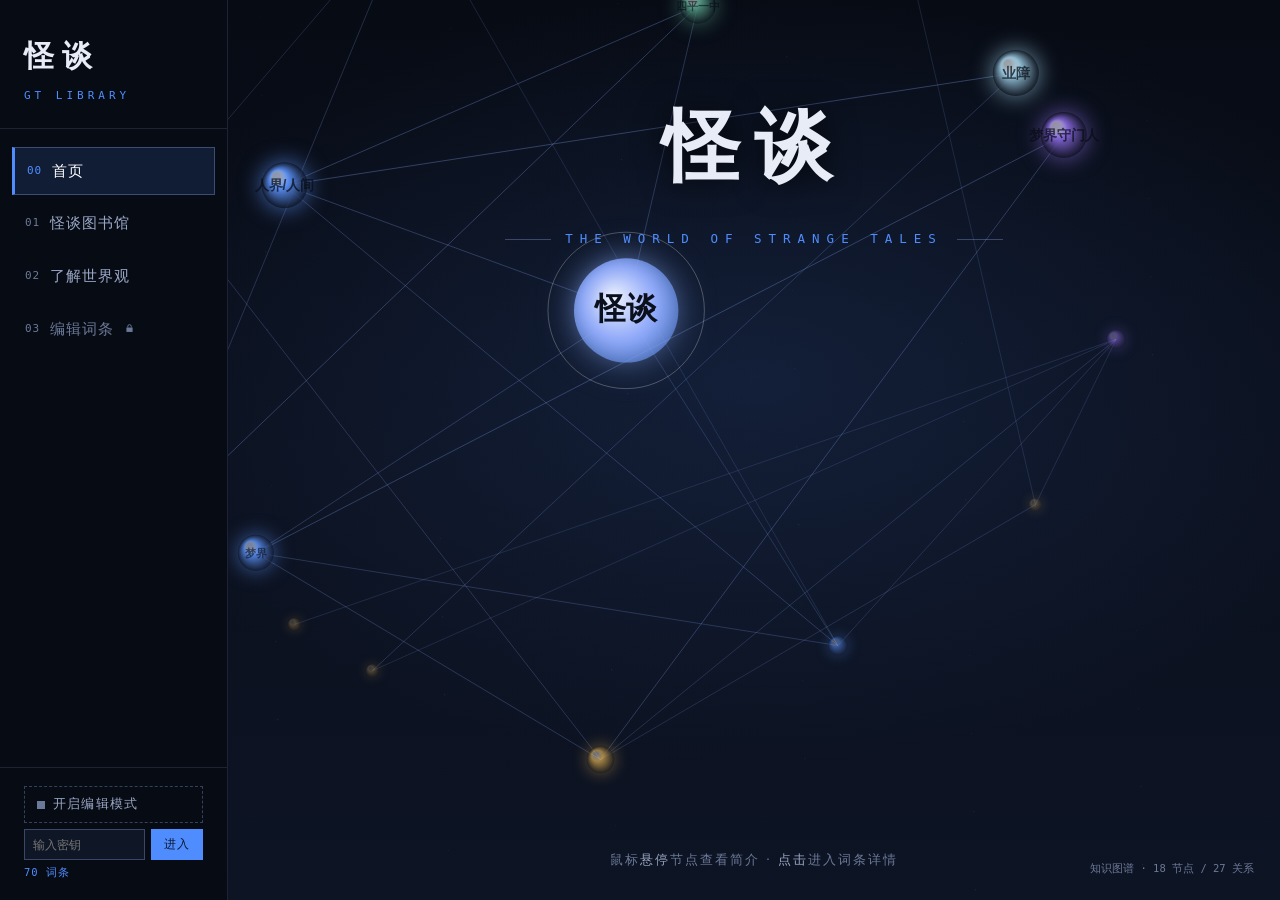
<file: index.html>
﻿<!DOCTYPE html><html><head><meta charset="utf-8"><title>怪谈世界</title><meta http-equiv="refresh" content="0; url=./output/"><script>location.replace("./output/");</script></head><body style="background:#0a1220;color:#8ea9c8;font-family:system-ui;text-align:center;padding-top:15vh;"><p>正在进入怪谈世界，请稍候…</p><p><a href="./output/" style="color:#9db9d9;">如未自动跳转，点此进入</a></p></body></html>
</file>
